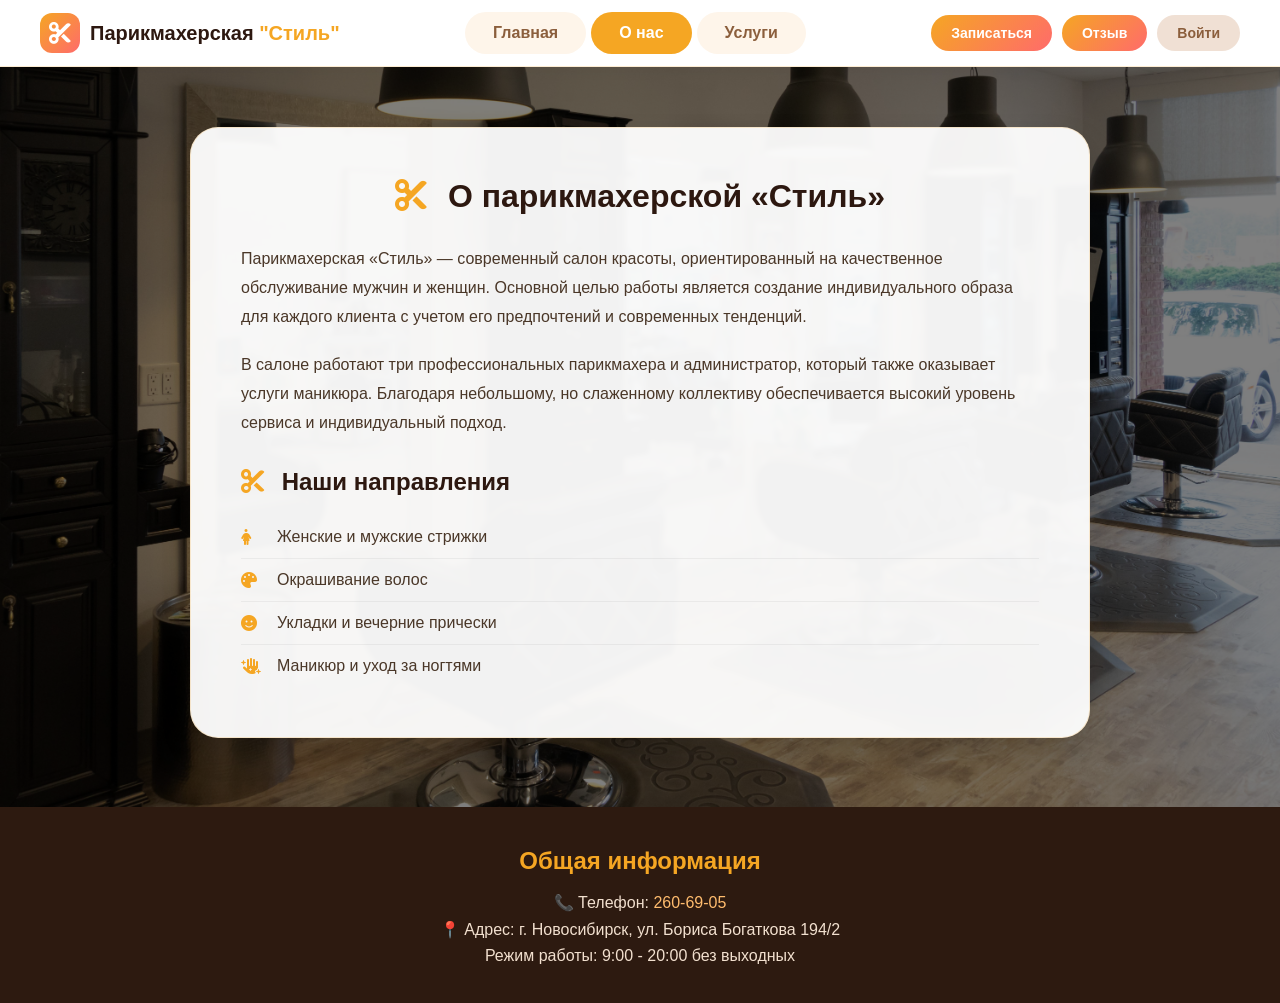
<file: templates/about.html>
<!DOCTYPE html>
<html lang="ru">
<head>
    <meta charset="UTF-8">
    <title>О нас | Парикмахерская "Стиль"</title>
    <meta name="viewport" content="width=device-width, initial-scale=1.0">
    <link rel="stylesheet" href="https://cdnjs.cloudflare.com/ajax/libs/font-awesome/6.4.0/css/all.min.css">
    <style>
        * {
            margin: 0;
            padding: 0;
            box-sizing: border-box;
        }

        body {
            font-family: 'Segoe UI', Tahoma, Geneva, Verdana, sans-serif;
            background: #fef9f2;
            color: #2d1810;
        }

        /* ===== ШАПКА ===== */
        .new-header {
            background: white;
            box-shadow: 0 2px 15px rgba(0, 0, 0, 0.05);
            position: sticky;
            top: 0;
            z-index: 1000;
            border-bottom: 1px solid rgba(245, 166, 35, 0.2);
        }
        
        .new-header .container {
            max-width: 1400px;
            margin: 0 auto;
            padding: 12px 40px;
            display: flex;
            justify-content: space-between;
            align-items: center;
            flex-wrap: wrap;
            gap: 20px;
        }
        
        .new-header .logo-area {
            display: flex;
            align-items: center;
            gap: 10px;
            text-decoration: none;
        }
        
        .new-header .logo-icon {
            width: 40px;
            height: 40px;
            background: linear-gradient(135deg, #f5a623 0%, #ff6b6b 100%);
            border-radius: 12px;
            display: flex;
            align-items: center;
            justify-content: center;
        }
        
        .new-header .logo-icon i {
            font-size: 22px;
            color: white;
        }
        
        .new-header .logo-text {
            font-size: 20px;
            font-weight: 800;
            color: #2d1810;
            white-space: nowrap;
        }
        
        .new-header .logo-text span {
            color: #f5a623;
        }
        
        .new-header .nav-left {
            display: flex;
            align-items: center;
            gap: 5px;
            flex-wrap: wrap;
        }
        
        .new-header .nav-left a {
            text-decoration: none;
            color: #8b5e3c;
            font-weight: 600;
            padding: 12px 28px;
            border-radius: 30px;
            transition: all 0.3s ease;
            font-size: 16px;
            background: #fef5ea;
        }
        
        .new-header .nav-left a:hover,
        .new-header .nav-left a.active {
            background: #f5a623;
            color: white;
        }
        
        .new-header .nav-right {
            display: flex;
            align-items: center;
            gap: 10px;
        }
        
        .new-header .btn-action {
            background: linear-gradient(135deg, #f5a623 0%, #ff6b6b 100%);
            color: white;
            padding: 10px 20px;
            border-radius: 30px;
            text-decoration: none;
            font-weight: 600;
            font-size: 14px;
            transition: all 0.3s ease;
        }
        
        .new-header .btn-action:hover {
            transform: translateY(-2px);
            box-shadow: 0 5px 15px rgba(245, 166, 35, 0.3);
        }
        
        .new-header .login-btn {
            background: #f0e0d4;
            color: #8b5e3c;
            padding: 10px 20px;
            border-radius: 30px;
            text-decoration: none;
            font-weight: 600;
            font-size: 14px;
        }
        
        .new-header .login-btn:hover {
            background: #f5a623;
            color: white;
        }
        
        .new-header .burger-menu {
            display: none;
            font-size: 28px;
            cursor: pointer;
            color: #2d1810;
        }
        
        /* ===== СТРАНИЦА "О НАС" ===== */
        .about-page {
            position: relative;
            min-height: calc(100vh - 160px);
            padding: 60px 20px;
        }
        
        /* Фоновое изображение */
        .about-page::before {
            content: '';
            position: absolute;
            top: 0;
            left: 0;
            right: 0;
            bottom: 0;
            background-image: url('/static/pp.jpg');
            background-size: cover;
            background-position: center;
            background-repeat: no-repeat;
            z-index: 0;
        }
        
        /* Затемнение для читаемости */
        .about-page::after {
            content: '';
            position: absolute;
            top: 0;
            left: 0;
            right: 0;
            bottom: 0;
            background: rgba(0, 0, 0, 0.5);
            z-index: 1;
        }
        
        .about-container {
            position: relative;
            z-index: 2;
            max-width: 900px;
            margin: 0 auto;
            background: rgba(255, 255, 255, 0.95);
            backdrop-filter: blur(2px);
            border-radius: 28px;
            padding: 50px;
            box-shadow: 0 15px 30px rgba(0, 0, 0, 0.15);
            border: 1px solid rgba(245, 166, 35, 0.2);
        }
        
        .about-container h1 {
            font-size: 32px;
            color: #2d1810;
            margin-bottom: 30px;
            text-align: center;
            font-weight: 700;
        }
        
        .about-container h1 i {
            color: #f5a623;
            margin-right: 12px;
        }
        
        .about-container p {
            font-size: 16px;
            line-height: 1.8;
            color: #4a3728;
            margin-bottom: 20px;
        }
        
        .about-container h2 {
            font-size: 24px;
            color: #2d1810;
            margin: 30px 0 20px;
            font-weight: 600;
        }
        
        .about-container h2 i {
            color: #f5a623;
            margin-right: 10px;
        }
        
        .about-container ul {
            list-style: none;
            padding: 0;
            margin: 20px 0 0;
        }
        
        .about-container ul li {
            padding: 12px 0;
            font-size: 16px;
            color: #4a3728;
            display: flex;
            align-items: center;
            gap: 12px;
            border-bottom: 1px solid rgba(0, 0, 0, 0.05);
        }
        
        .about-container ul li:last-child {
            border-bottom: none;
        }
        
        .about-container ul li i {
            color: #f5a623;
            width: 24px;
        }
        
        /* ===== ФУТЕР ===== */
        .footer {
            position: relative;
            z-index: 2;
            background: #2d1a10;
            color: #f2e0cf;
            padding: 40px 20px 30px;
            text-align: center;
        }
        
        .footer-contacts h3 {
            font-size: 24px;
            margin-bottom: 18px;
            color: #f5a623;
        }
        
        .footer-contacts p {
            margin: 8px 0;
            font-size: 16px;
        }
        
        .footer-contacts a {
            color: #ffbc6e;
            text-decoration: none;
        }
        
        @media (max-width: 1024px) {
            .new-header .container {
                padding: 12px 20px;
            }
            .new-header .burger-menu {
                display: block;
            }
            .new-header .nav-left,
            .new-header .nav-right {
                display: none;
                width: 100%;
                flex-direction: column;
                padding: 20px 0;
            }
            .new-header .nav-left.active,
            .new-header .nav-right.active {
                display: flex;
            }
            .about-container {
                padding: 30px 20px;
            }
            .about-container h1 {
                font-size: 26px;
            }
        }
    </style>
</head>
<body>

<!-- ШАПКА -->
<header class="new-header">
    <div class="container">
        <a href="/" class="logo-area">
            <div class="logo-icon">
                <i class="fas fa-scissors"></i>
            </div>
            <div class="logo-text">Парикмахерская <span>"Стиль"</span></div>
        </a>
        
        <div class="burger-menu" onclick="toggleMenu()">
            <i class="fas fa-bars"></i>
        </div>
        
        <div class="nav-left" id="navLeft">
            <a href="/">Главная</a>
            <a href="/about" class="active">О нас</a>
            <a href="/services">Услуги</a>
        </div>
        
        <div class="nav-right" id="navRight">
            <a href="/booking" class="btn-action">Записаться</a>
            <a href="/review" class="btn-action">Отзыв</a>
            <a href="/login" class="login-btn">Войти</a>
        </div>
    </div>
</header>

<!-- СТРАНИЦА "О НАС" -->
<section class="about-page">
    <div class="about-container">
        <h1><i class="fas fa-scissors"></i> О парикмахерской «Стиль»</h1>

        <p>
            Парикмахерская «Стиль» — современный салон красоты,
            ориентированный на качественное обслуживание мужчин и женщин.
            Основной целью работы является создание индивидуального образа
            для каждого клиента с учетом его предпочтений и современных тенденций.
        </p>

        <p>
            В салоне работают три профессиональных парикмахера
            и администратор, который также оказывает услуги маникюра.
            Благодаря небольшому, но слаженному коллективу обеспечивается
            высокий уровень сервиса и индивидуальный подход.
        </p>

        <h2><i class="fas fa-cut"></i> Наши направления</h2>
        <ul>
            <li><i class="fas fa-female"></i> Женские и мужские стрижки</li>
            <li><i class="fas fa-palette"></i> Окрашивание волос</li>
            <li><i class="fas fa-smile"></i> Укладки и вечерние прически</li>
            <li><i class="fas fa-hand-sparkles"></i> Маникюр и уход за ногтями</li>
        </ul>
    </div>
</section>

<!-- ФУТЕР -->
<footer class="footer">
    <div class="footer-contacts">
        <h3>Общая информация</h3>
        <p>📞 Телефон: <a href="tel:2606905">260-69-05</a></p>
        <p>📍 Адрес: г. Новосибирск, ул. Бориса Богаткова 194/2</p>
        <p>Режим работы: 9:00 - 20:00 без выходных</p>
    </div>
</footer>

<script>
function toggleMenu() {
    const navLeft = document.getElementById('navLeft');
    const navRight = document.getElementById('navRight');
    if (navLeft) navLeft.classList.toggle('active');
    if (navRight) navRight.classList.toggle('active');
}
</script>

</body>
</html>
</file>
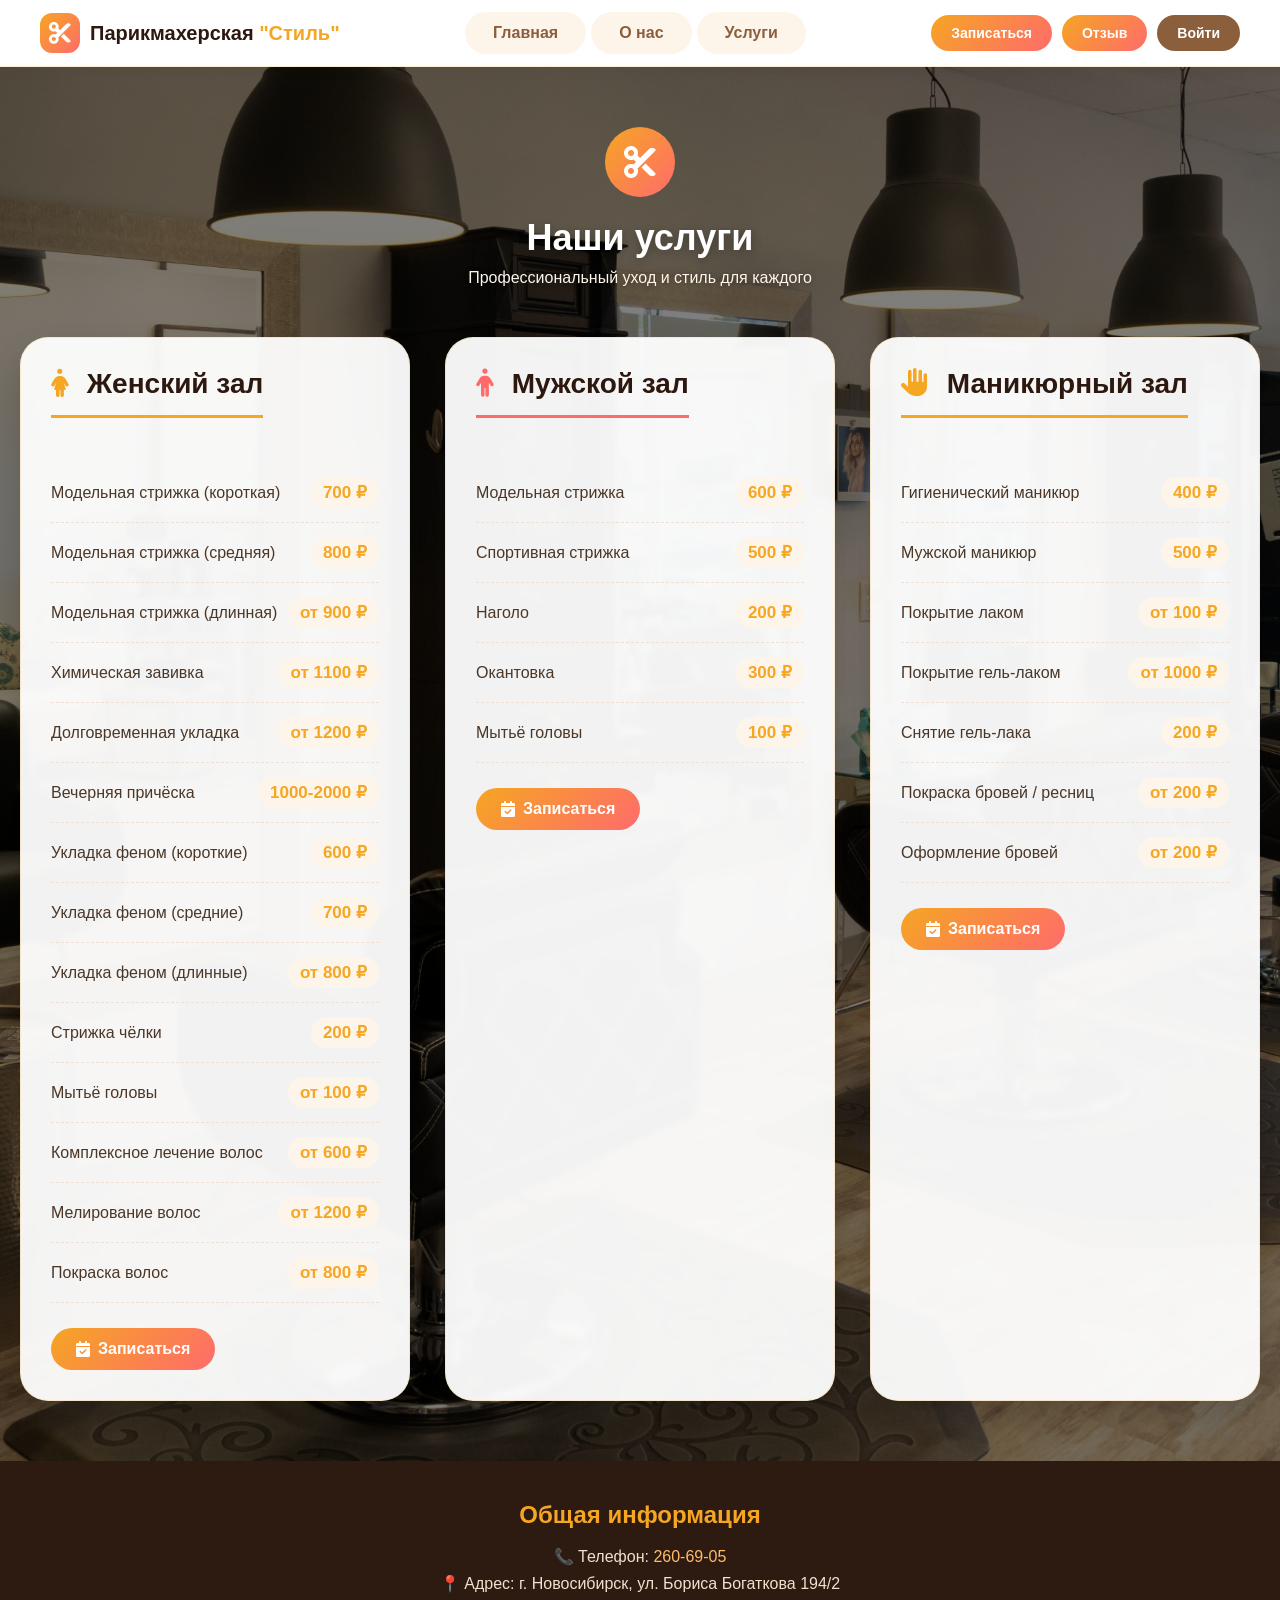
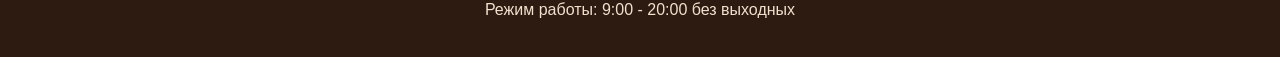
<file: templates/services.html>
<!DOCTYPE html>
<html lang="ru">
<head>
<meta charset="UTF-8">
<meta name="viewport" content="width=device-width, initial-scale=1.0">
<title>Услуги | Парикмахерская "Стиль"</title>
<link rel="stylesheet" href="https://cdnjs.cloudflare.com/ajax/libs/font-awesome/6.4.0/css/all.min.css">
<style>
    * {
        margin: 0;
        padding: 0;
        box-sizing: border-box;
    }

    body {
        font-family: 'Segoe UI', Tahoma, Geneva, Verdana, sans-serif;
        background: #fef9f2;
        color: #2d1810;
    }

    /* ===== ШАПКА (как на главной) ===== */
    .new-header {
        background: white;
        box-shadow: 0 2px 15px rgba(0, 0, 0, 0.05);
        position: sticky;
        top: 0;
        z-index: 1000;
        border-bottom: 1px solid rgba(245, 166, 35, 0.2);
    }
    
    .new-header .container {
        max-width: 1400px;
        margin: 0 auto;
        padding: 12px 40px;
        display: flex;
        justify-content: space-between;
        align-items: center;
        flex-wrap: wrap;
        gap: 20px;
    }
    
    .new-header .logo-area {
        display: flex;
        align-items: center;
        gap: 10px;
        text-decoration: none;
    }
    
    .new-header .logo-icon {
        width: 40px;
        height: 40px;
        background: linear-gradient(135deg, #f5a623 0%, #ff6b6b 100%);
        border-radius: 12px;
        display: flex;
        align-items: center;
        justify-content: center;
    }
    
    .new-header .logo-icon i {
        font-size: 22px;
        color: white;
    }
    
    .new-header .logo-text {
        font-size: 20px;
        font-weight: 800;
        color: #2d1810;
        white-space: nowrap;
    }
    
    .new-header .logo-text span {
        color: #f5a623;
    }
    
    .new-header .nav-left {
        display: flex;
        align-items: center;
        gap: 5px;
        flex-wrap: wrap;
    }
    
    .new-header .nav-left a {
        text-decoration: none;
        color: #8b5e3c;
        font-weight: 600;
        padding: 12px 28px;
        border-radius: 30px;
        transition: all 0.3s ease;
        font-size: 16px;
        background: #fef5ea;
    }
    
    .new-header .nav-left a:hover {
        background: #f5a623;
        color: white;
        transform: translateY(-2px);
    }
    
    .new-header .nav-right {
        display: flex;
        align-items: center;
        gap: 10px;
    }
    
    .new-header .btn-action {
        background: linear-gradient(135deg, #f5a623 0%, #ff6b6b 100%);
        color: white;
        padding: 10px 20px;
        border-radius: 30px;
        text-decoration: none;
        font-weight: 600;
        font-size: 14px;
        transition: all 0.3s ease;
    }
    
    .new-header .btn-action:hover {
        transform: translateY(-2px);
        box-shadow: 0 5px 15px rgba(245, 166, 35, 0.3);
    }
    
    .new-header .burger-menu {
        display: none;
        font-size: 28px;
        cursor: pointer;
        color: #2d1810;
    }
    
    /* ===== СТРАНИЦА УСЛУГ ===== */
    .services-page {
        position: relative;
        min-height: calc(100vh - 160px);
        padding: 60px 20px;
    }
    
    /* Фоновое изображение */
    .services-page::before {
        content: '';
        position: absolute;
        top: 0;
        left: 0;
        right: 0;
        bottom: 0;
        background-image: url('/static/pp.jpg');
        background-size: cover;
        background-position: center;
        background-repeat: no-repeat;
        z-index: 0;
    }
    
    /* Затемнение для читаемости */
    .services-page::after {
        content: '';
        position: absolute;
        top: 0;
        left: 0;
        right: 0;
        bottom: 0;
        background: rgba(0, 0, 0, 0.5);
        z-index: 1;
    }
    
    .services-header,
    .services-grid {
        position: relative;
        z-index: 2;
    }
    
    .services-header {
        text-align: center;
        margin-bottom: 50px;
    }
    
    .services-icon {
        width: 70px;
        height: 70px;
        background: linear-gradient(135deg, #f5a623 0%, #ff6b6b 100%);
        border-radius: 50%;
        display: flex;
        align-items: center;
        justify-content: center;
        margin: 0 auto 20px;
    }
    
    .services-icon i {
        font-size: 32px;
        color: white;
    }
    
    .services-header h1 {
        font-size: 36px;
        color: white;
        margin-bottom: 10px;
        text-shadow: 0 2px 10px rgba(0,0,0,0.3);
    }
    
    .services-header p {
        color: #fef5ea;
        font-size: 16px;
        text-shadow: 0 1px 5px rgba(0,0,0,0.3);
    }
    
    .services-grid {
        max-width: 1300px;
        margin: 0 auto;
        display: grid;
        grid-template-columns: repeat(auto-fit, minmax(380px, 1fr));
        gap: 35px;
    }
    
    .service-block {
        background: rgba(255, 255, 255, 0.95);
        backdrop-filter: blur(2px);
        border-radius: 28px;
        padding: 30px;
        box-shadow: 0 15px 30px rgba(0, 0, 0, 0.15);
        transition: all 0.3s ease;
        border: 1px solid rgba(245, 166, 35, 0.2);
    }
    
    .service-block:hover {
        transform: translateY(-5px);
        box-shadow: 0 25px 40px rgba(0, 0, 0, 0.2);
        background: rgba(255, 255, 255, 0.98);
    }
    
    .service-block h2 {
        font-size: 28px;
        color: #2d1810;
        margin-bottom: 25px;
        padding-bottom: 15px;
        border-bottom: 3px solid;
        border-image: linear-gradient(90deg, #f5a623, #ff6b6b);
        border-image-slice: 1;
        display: inline-block;
    }
    
    /* Цвета заголовков */
    .service-block:nth-child(1) h2 {
        border-bottom-color: #f5a623;
        border-image: none;
    }
    .service-block:nth-child(2) h2 {
        border-bottom-color: #ff6b6b;
        border-image: none;
    }
    .service-block:nth-child(3) h2 {
        border-bottom-color: #f5a623;
        border-image: none;
    }
    
    .price-list {
        list-style: none;
        margin-top: 20px;
    }
    
    .price-list li {
        display: flex;
        justify-content: space-between;
        align-items: center;
        padding: 14px 0;
        border-bottom: 1px dashed #f0e0d4;
        font-size: 16px;
        color: #4a3728;
        transition: 0.2s;
    }
    
    .price-list li:hover {
        padding-left: 10px;
        background: #fefaf5;
    }
    
    .price-list li span {
        font-weight: 700;
        color: #f5a623;
        font-size: 17px;
        background: #fef5ea;
        padding: 5px 12px;
        border-radius: 20px;
    }
    
    .service-block .btn-book {
        display: inline-flex;
        align-items: center;
        gap: 8px;
        background: linear-gradient(135deg, #f5a623 0%, #ff6b6b 100%);
        color: white;
        padding: 12px 25px;
        border-radius: 40px;
        text-decoration: none;
        font-weight: 600;
        margin-top: 25px;
        transition: all 0.3s ease;
    }
    
    .service-block .btn-book:hover {
        transform: translateY(-2px);
        box-shadow: 0 8px 20px rgba(245, 166, 35, 0.3);
    }
    
    /* ФУТЕР */
    .footer {
        position: relative;
        z-index: 2;
        background: #2d1a10;
        color: #f2e0cf;
        padding: 40px 20px 30px;
        text-align: center;
    }
    
    .footer-contacts h3 {
        font-size: 24px;
        margin-bottom: 18px;
        color: #f5a623;
    }
    
    .footer-contacts p {
        margin: 8px 0;
        font-size: 16px;
    }
    
    .footer-contacts a {
        color: #ffbc6e;
        text-decoration: none;
    }
    
    .footer-contacts a:hover {
        text-decoration: underline;
    }
    
    /* АДАПТИВ */
    @media (max-width: 1024px) {
        .new-header .container {
            padding: 12px 20px;
        }
        .new-header .burger-menu {
            display: block;
        }
        .new-header .nav-left,
        .new-header .nav-right {
            display: none;
            width: 100%;
            flex-direction: column;
            padding: 20px 0;
        }
        .new-header .nav-left.active,
        .new-header .nav-right.active {
            display: flex;
        }
        .services-grid {
            grid-template-columns: 1fr;
            max-width: 500px;
        }
        .services-header h1 {
            font-size: 28px;
        }
    }
    
    @media (max-width: 600px) {
        .service-block {
            padding: 20px;
        }
        .price-list li {
            flex-direction: column;
            align-items: flex-start;
            gap: 8px;
        }
        .price-list li span {
            align-self: flex-end;
        }
    }
</style>
</head>
<body>

<!-- ШАПКА -->
<header class="new-header">
    <div class="container">
        <a href="/" class="logo-area">
            <div class="logo-icon">
                <i class="fas fa-scissors"></i>
            </div>
            <div class="logo-text">Парикмахерская <span>"Стиль"</span></div>
        </a>
        
        <div class="burger-menu" onclick="toggleMenu()">
            <i class="fas fa-bars"></i>
        </div>
        
        <div class="nav-left" id="navLeft">
            <a href="/">Главная</a>
            <a href="/about">О нас</a>
            <a href="/services">Услуги</a>
        </div>
        
        <div class="nav-right" id="navRight">
            <a href="/booking" class="btn-action">Записаться</a>
            <a href="/review" class="btn-action">Отзыв</a>
            <a href="/login" class="btn-action" style="background: #8b5e3c;">Войти</a>
        </div>
    </div>
</header>

<!-- СТРАНИЦА УСЛУГ -->
<section class="services-page">
    <div class="services-header">
        <div class="services-icon">
            <i class="fas fa-cut"></i>
        </div>
        <h1>Наши услуги</h1>
        <p>Профессиональный уход и стиль для каждого</p>
    </div>

    <div class="services-grid">
        <!-- ЖЕНСКИЙ ЗАЛ -->
        <div class="service-block">
            <h2><i class="fas fa-female" style="margin-right: 10px; color: #f5a623;"></i> Женский зал</h2>
            <ul class="price-list">
                <li>Модельная стрижка (короткая) <span>700 ₽</span></li>
                <li>Модельная стрижка (средняя) <span>800 ₽</span></li>
                <li>Модельная стрижка (длинная) <span>от 900 ₽</span></li>
                <li>Химическая завивка <span>от 1100 ₽</span></li>
                <li>Долговременная укладка <span>от 1200 ₽</span></li>
                <li>Вечерняя причёска <span>1000-2000 ₽</span></li>
                <li>Укладка феном (короткие) <span>600 ₽</span></li>
                <li>Укладка феном (средние) <span>700 ₽</span></li>
                <li>Укладка феном (длинные) <span>от 800 ₽</span></li>
                <li>Стрижка чёлки <span>200 ₽</span></li>
                <li>Мытьё головы <span>от 100 ₽</span></li>
                <li>Комплексное лечение волос <span>от 600 ₽</span></li>
                <li>Мелирование волос <span>от 1200 ₽</span></li>
                <li>Покраска волос <span>от 800 ₽</span></li>
            </ul>
            <a href="/booking" class="btn-book"><i class="fas fa-calendar-check"></i> Записаться</a>
        </div>

        <!-- МУЖСКОЙ ЗАЛ -->
        <div class="service-block">
            <h2><i class="fas fa-male" style="margin-right: 10px; color: #ff6b6b;"></i> Мужской зал</h2>
            <ul class="price-list">
                <li>Модельная стрижка <span>600 ₽</span></li>
                <li>Спортивная стрижка <span>500 ₽</span></li>
                <li>Наголо <span>200 ₽</span></li>
                <li>Окантовка <span>300 ₽</span></li>
                <li>Мытьё головы <span>100 ₽</span></li>
            </ul>
            <a href="/booking" class="btn-book"><i class="fas fa-calendar-check"></i> Записаться</a>
        </div>

        <!-- МАНИКЮРНЫЙ ЗАЛ -->
        <div class="service-block">
            <h2><i class="fas fa-hand-paper" style="margin-right: 10px; color: #f5a623;"></i> Маникюрный зал</h2>
            <ul class="price-list">
                <li>Гигиенический маникюр <span>400 ₽</span></li>
                <li>Мужской маникюр <span>500 ₽</span></li>
                <li>Покрытие лаком <span>от 100 ₽</span></li>
                <li>Покрытие гель-лаком <span>от 1000 ₽</span></li>
                <li>Снятие гель-лака <span>200 ₽</span></li>
                <li>Покраска бровей / ресниц <span>от 200 ₽</span></li>
                <li>Оформление бровей <span>от 200 ₽</span></li>
            </ul>
            <a href="/booking" class="btn-book"><i class="fas fa-calendar-check"></i> Записаться</a>
        </div>
    </div>
</section>

<!-- ФУТЕР -->
<footer class="footer">
    <div class="footer-contacts">
        <h3>Общая информация</h3>
        <p>📞 Телефон: <a href="tel:2606905">260-69-05</a></p>
        <p>📍 Адрес: г. Новосибирск, ул. Бориса Богаткова 194/2</p>
        <p>Режим работы: 9:00 - 20:00 без выходных</p>
    </div>
</footer>

<script>
function toggleMenu() {
    const navLeft = document.getElementById('navLeft');
    const navRight = document.getElementById('navRight');
    if (navLeft) navLeft.classList.toggle('active');
    if (navRight) navRight.classList.toggle('active');
}
</script>

</body>
</html>
</file>
